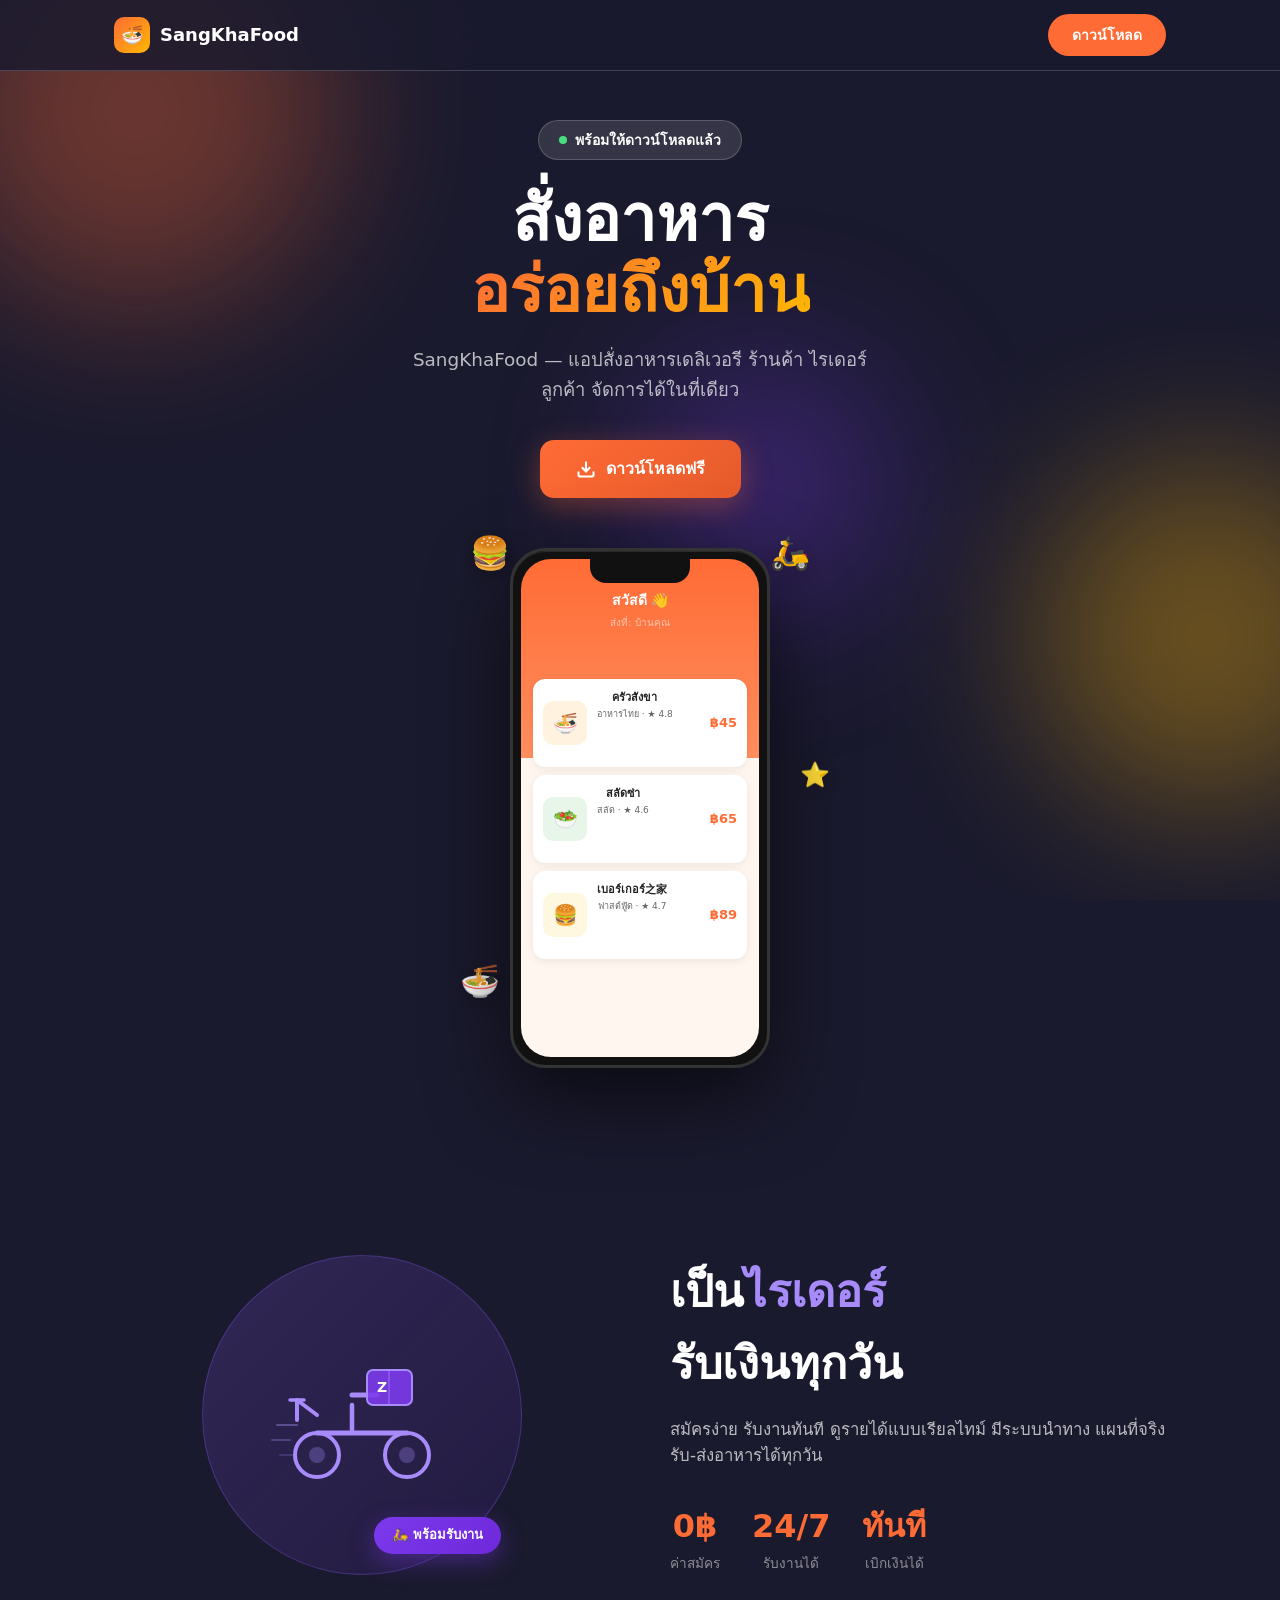
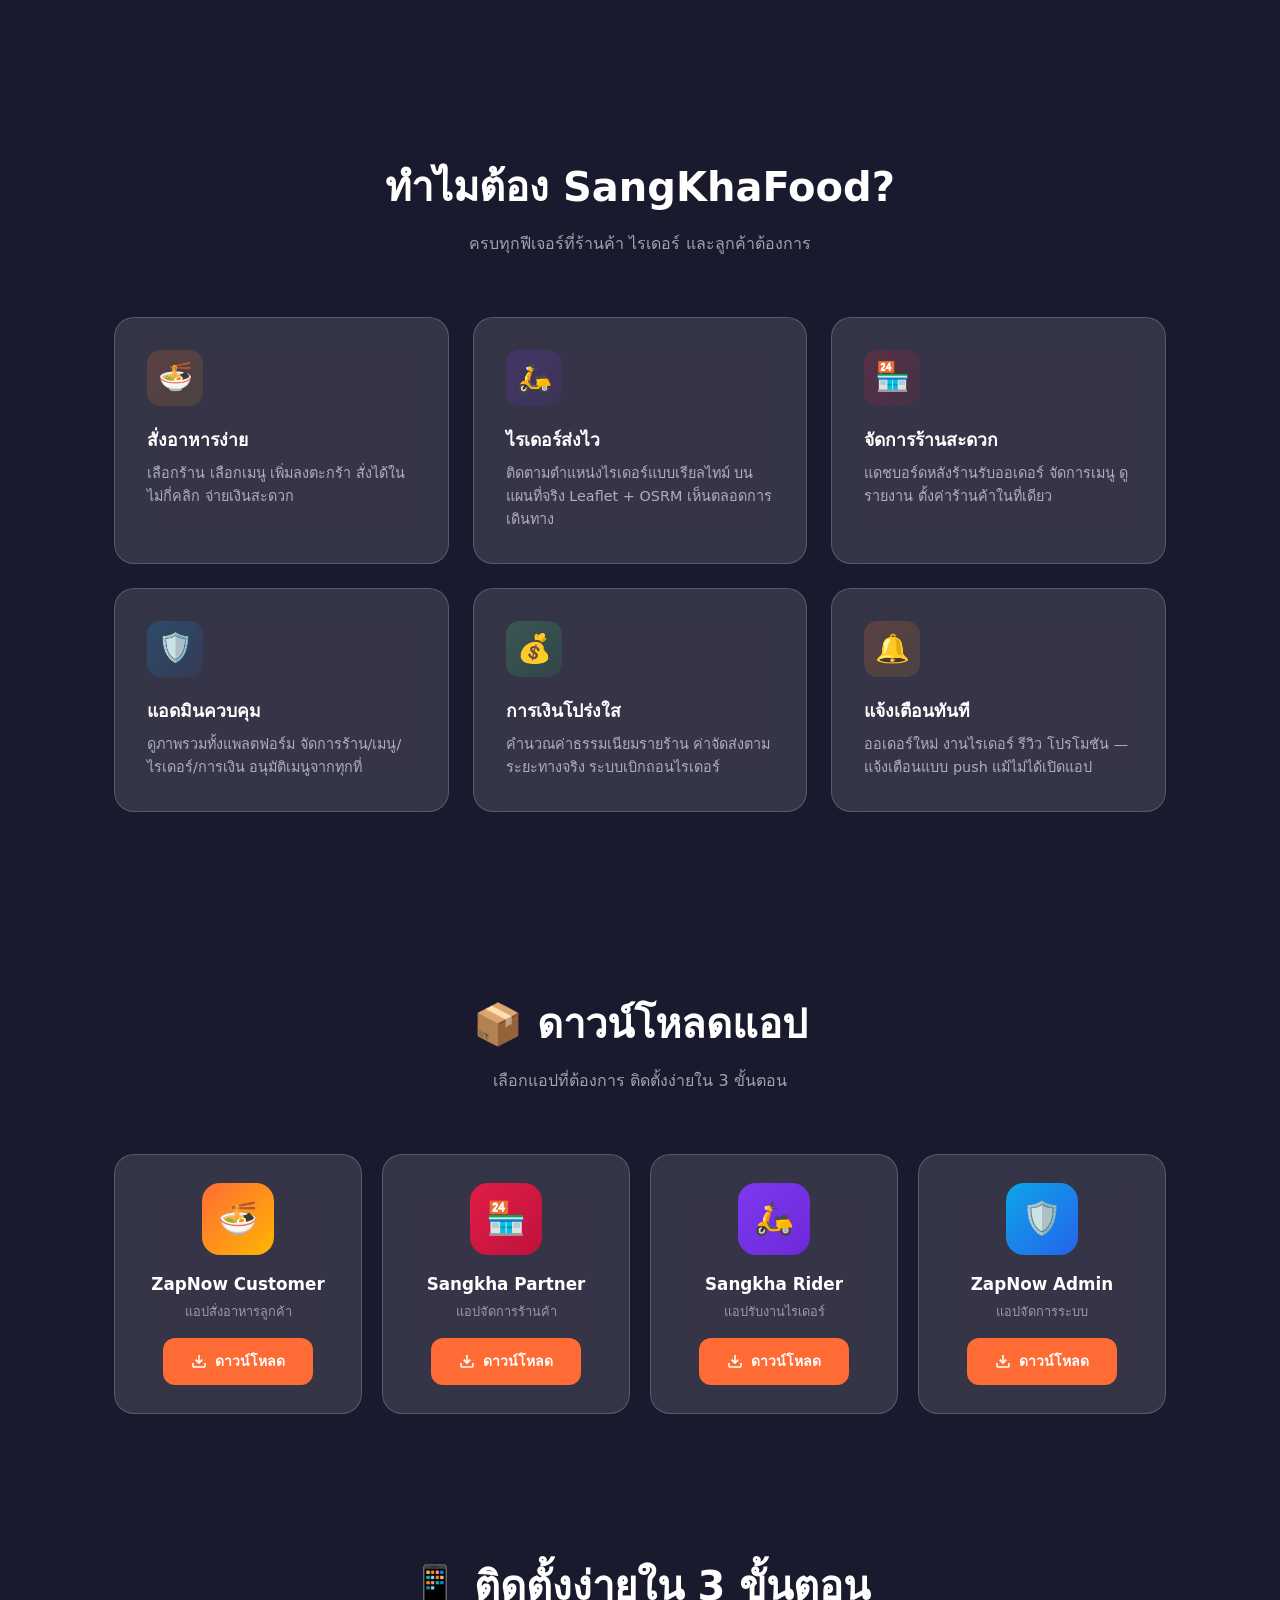
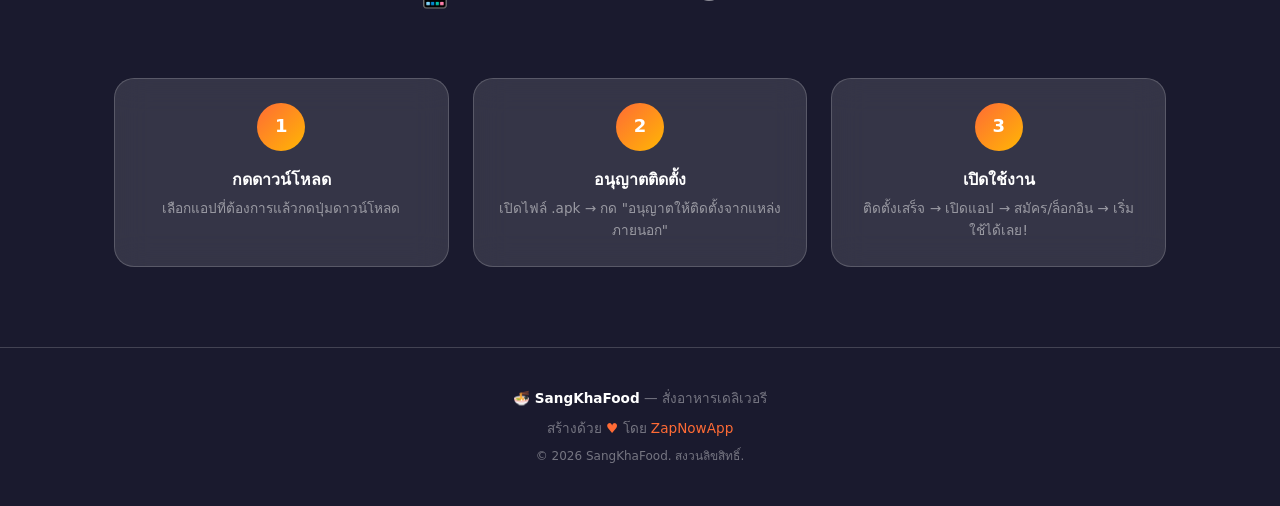
<file: download.html>
<!DOCTYPE html>
<html lang="th">
<head>
  <meta charset="UTF-8" />
  <meta name="viewport" content="width=device-width, initial-scale=1.0" />
  <title>SangKhaFood — ดาวน์โหลดแอป | สั่งอาหารเดลิเวอรี</title>
  <meta name="description" content="SangKhaFood — แอปสั่งอาหารเดลิเวอรี ร้านค้า ไรเดอร์ ลูกค้า ในที่เดียว ดาวน์โหลดฟรี!" />
  <meta name="theme-color" content="#FF6B35" />
  <meta property="og:title" content="SangKhaFood — ดาวน์โหลดแอป" />
  <meta property="og:description" content="สั่งอาหารเดลิเวอรี ร้านค้า ไรเดอร์ ลูกค้า ในที่เดียว" />
  <link rel="icon" href="favicon.ico" />
  <link rel="apple-touch-icon" href="icon-customer-180.png" />
  <style>
    /* ===== Reset & Variables ===== */
    *, *::before, *::after { box-sizing: border-box; margin: 0; padding: 0; }
    :root {
      --primary: #FF6B35;
      --primary-dark: #E55A2B;
      --secondary: #FFB703;
      --dark: #1A1A2E;
      --dark2: #16213E;
      --text: #222;
      --text-light: #666;
      --white: #fff;
      --glass: rgba(255,255,255,.12);
      --glass-border: rgba(255,255,255,.18);
      --shadow: 0 20px 60px rgba(0,0,0,.15);
      --radius: 20px;
      --radius-sm: 12px;
    }
    html { scroll-behavior: smooth; }
    body {
      font-family: -apple-system, BlinkMacSystemFont, 'Segoe UI', system-ui, sans-serif;
      background: var(--dark);
      color: var(--white);
      overflow-x: hidden;
      line-height: 1.6;
    }
    .container { max-width: 1100px; margin: 0 auto; padding: 0 24px; }

    /* ===== Animated Background ===== */
    .bg-orbs { position: fixed; inset: 0; z-index: 0; overflow: hidden; pointer-events: none; }
    .bg-orbs span {
      position: absolute; border-radius: 50%; filter: blur(80px); opacity: .35;
      animation: orbFloat 20s ease-in-out infinite alternate;
    }
    .bg-orbs span:nth-child(1) { width: 400px; height: 400px; background: var(--primary); top: -10%; left: -5%; }
    .bg-orbs span:nth-child(2) { width: 350px; height: 350px; background: var(--secondary); bottom: 10%; right: -8%; animation-delay: -7s; }
    .bg-orbs span:nth-child(3) { width: 250px; height: 250px; background: #7C3AED; top: 40%; left: 50%; animation-delay: -14s; }
    @keyframes orbFloat {
      0% { transform: translate(0,0) scale(1); }
      100% { transform: translate(60px,40px) scale(1.15); }
    }

    /* ===== Navbar ===== */
    nav {
      position: fixed; top: 0; left: 0; right: 0; z-index: 100;
      background: rgba(26,26,46,.85); backdrop-filter: blur(20px); border-bottom: 1px solid var(--glass-border);
      padding: 14px 0;
    }
    nav .container { display: flex; align-items: center; justify-content: space-between; }
    .nav-logo { display: flex; align-items: center; gap: 10px; font-weight: 800; font-size: 18px; color: var(--white); text-decoration: none; }
    .nav-logo .logo-icon {
      width: 36px; height: 36px; border-radius: 10px;
      background: linear-gradient(135deg, var(--primary), var(--secondary));
      display: flex; align-items: center; justify-content: center; font-size: 18px;
    }
    .nav-cta {
      background: var(--primary); color: #fff; border: none; padding: 10px 24px;
      border-radius: 999px; font-weight: 700; font-size: 14px; cursor: pointer;
      transition: transform .2s, box-shadow .2s; text-decoration: none;
    }
    .nav-cta:hover { transform: scale(1.05); box-shadow: 0 8px 24px rgba(255,107,53,.4); }

    /* ===== Hero ===== */
    .hero {
      position: relative; z-index: 1;
      min-height: 100vh; display: flex; align-items: center; justify-content: center;
      padding: 120px 24px 80px; text-align: center;
    }
    .hero-content { max-width: 680px; }
    .hero-badge {
      display: inline-flex; align-items: center; gap: 8px;
      background: var(--glass); border: 1px solid var(--glass-border);
      border-radius: 999px; padding: 8px 20px; font-size: 14px; font-weight: 600;
      margin-bottom: 24px; backdrop-filter: blur(10px);
    }
    .hero-badge .pulse { width: 8px; height: 8px; background: #4ADE80; border-radius: 50%; animation: pulse 2s infinite; }
    @keyframes pulse { 0%,100% { opacity: 1; transform: scale(1); } 50% { opacity: .5; transform: scale(1.5); } }
    .hero h1 {
      font-size: clamp(2.5rem, 6vw, 4rem); font-weight: 900; line-height: 1.1;
      margin-bottom: 20px;
    }
    .hero h1 .gradient { background: linear-gradient(135deg, var(--primary), var(--secondary)); -webkit-background-clip: text; -webkit-text-fill-color: transparent; background-clip: text; }
    .hero p { font-size: 1.15rem; color: rgba(255,255,255,.7); margin-bottom: 36px; max-width: 500px; margin-left: auto; margin-right: auto; }
    .hero-buttons { display: flex; gap: 16px; justify-content: center; flex-wrap: wrap; }
    .btn-primary {
      background: linear-gradient(135deg, var(--primary), var(--primary-dark));
      color: #fff; border: none; padding: 16px 36px; border-radius: 14px;
      font-size: 16px; font-weight: 700; cursor: pointer; text-decoration: none;
      display: inline-flex; align-items: center; gap: 10px;
      transition: transform .2s, box-shadow .2s;
      box-shadow: 0 8px 30px rgba(255,107,53,.35);
    }
    .btn-primary:hover { transform: translateY(-3px); box-shadow: 0 12px 40px rgba(255,107,53,.5); }
    .btn-secondary {
      background: var(--glass); border: 1px solid var(--glass-border);
      color: #fff; padding: 16px 36px; border-radius: 14px;
      font-size: 16px; font-weight: 700; cursor: pointer; text-decoration: none;
      display: inline-flex; align-items: center; gap: 10px;
      transition: transform .2s, background .2s; backdrop-filter: blur(10px);
    }
    .btn-secondary:hover { transform: translateY(-3px); background: rgba(255,255,255,.18); }

    /* ===== Phone Mockup ===== */
    .hero-visual { margin-top: 50px; position: relative; display: inline-block; }
    .phone-mockup {
      width: 260px; height: 520px; background: #111; border-radius: 36px;
      border: 3px solid #333; position: relative; overflow: hidden;
      box-shadow: 0 30px 80px rgba(0,0,0,.6), inset 0 1px 0 rgba(255,255,255,.1);
    }
    .phone-screen {
      position: absolute; inset: 8px; border-radius: 30px; overflow: hidden;
      background: linear-gradient(180deg, #FF6B35 0%, #FF8F5E 40%, #FFF7EF 40%, #FFF7EF 100%);
    }
    .phone-screen .ps-header { padding: 30px 16px 12px; color: #fff; }
    .phone-screen .ps-header h3 { font-size: 14px; font-weight: 700; }
    .phone-screen .ps-header p { font-size: 10px; opacity: .8; margin-top: 4px; }
    .phone-screen .ps-cards { padding: 0 12px; display: flex; flex-direction: column; gap: 8px; }
    .phone-screen .ps-card {
      background: #fff; border-radius: 12px; padding: 10px; display: flex; gap: 10px;
      align-items: center; box-shadow: 0 2px 8px rgba(0,0,0,.08);
    }
    .phone-screen .ps-card-img {
      width: 44px; height: 44px; border-radius: 10px; flex-shrink: 0;
      display: flex; align-items: center; justify-content: center; font-size: 20px;
    }
    .phone-screen .ps-card-text h4 { font-size: 11px; color: var(--text); font-weight: 700; }
    .phone-screen .ps-card-text p { font-size: 9px; color: var(--text-light); }
    .phone-screen .ps-card-price { margin-left: auto; font-size: 13px; font-weight: 800; color: var(--primary); }
    .phone-notch {
      position: absolute; top: 8px; left: 50%; transform: translateX(-50%);
      width: 100px; height: 24px; background: #111; border-radius: 0 0 16px 16px; z-index: 2;
    }

    /* Floating elements around phone */
    .float-element {
      position: absolute; font-size: 32px;
      animation: float 6s ease-in-out infinite;
      filter: drop-shadow(0 4px 12px rgba(0,0,0,.3));
    }
    .float-element:nth-child(2) { top: -20px; right: -40px; animation-delay: -1s; }
    .float-element:nth-child(3) { bottom: 60px; left: -50px; animation-delay: -3s; }
    .float-element:nth-child(4) { top: 40%; right: -60px; animation-delay: -5s; font-size: 24px; }
    @keyframes float {
      0%,100% { transform: translateY(0) rotate(0deg); }
      33% { transform: translateY(-15px) rotate(5deg); }
      66% { transform: translateY(10px) rotate(-3deg); }
    }

    /* ===== Rider Section ===== */
    .rider-section {
      position: relative; z-index: 1; padding: 100px 0;
    }
    .rider-grid {
      display: grid; grid-template-columns: 1fr 1fr; gap: 60px; align-items: center;
    }
    .rider-visual {
      position: relative; display: flex; justify-content: center;
    }
    .rider-circle {
      width: 320px; height: 320px; border-radius: 50%;
      background: linear-gradient(135deg, rgba(139,92,246,.2), rgba(109,40,217,.1));
      border: 1px solid rgba(139,92,246,.3);
      display: flex; align-items: center; justify-content: center;
      position: relative;
    }
    .rider-svg { width: 200px; height: 200px; }
    .rider-badge {
      position: absolute; bottom: 20px; right: 20px;
      background: linear-gradient(135deg, #7C3AED, #6D28D9);
      color: #fff; padding: 8px 18px; border-radius: 999px;
      font-size: 13px; font-weight: 700;
      box-shadow: 0 8px 24px rgba(124,58,237,.4);
      animation: pulse 2s infinite;
    }
    .rider-info h2 {
      font-size: clamp(2rem, 4vw, 2.8rem); font-weight: 900; margin-bottom: 16px;
    }
    .rider-info h2 .purple { color: #A78BFA; }
    .rider-info p { color: rgba(255,255,255,.7); margin-bottom: 24px; font-size: 1.05rem; }
    .rider-stats { display: flex; gap: 32px; margin-top: 32px; }
    .rider-stat { text-align: center; }
    .rider-stat .num { font-size: 2rem; font-weight: 900; color: var(--primary); }
    .rider-stat .label { font-size: .85rem; color: rgba(255,255,255,.5); }

    /* ===== Features ===== */
    .features { position: relative; z-index: 1; padding: 80px 0; }
    .section-title {
      text-align: center; margin-bottom: 60px;
    }
    .section-title h2 { font-size: clamp(1.8rem, 4vw, 2.5rem); font-weight: 900; margin-bottom: 12px; }
    .section-title p { color: rgba(255,255,255,.6); max-width: 500px; margin: 0 auto; }
    .feature-grid { display: grid; grid-template-columns: repeat(auto-fit, minmax(280px, 1fr)); gap: 24px; }
    .feature-card {
      background: var(--glass); border: 1px solid var(--glass-border);
      border-radius: var(--radius); padding: 32px; backdrop-filter: blur(16px);
      transition: transform .3s, box-shadow .3s;
    }
    .feature-card:hover { transform: translateY(-6px); box-shadow: var(--shadow); }
    .feature-icon {
      width: 56px; height: 56px; border-radius: 14px;
      display: flex; align-items: center; justify-content: center;
      font-size: 28px; margin-bottom: 20px;
    }
    .feature-card h3 { font-size: 1.1rem; font-weight: 700; margin-bottom: 8px; }
    .feature-card p { color: rgba(255,255,255,.6); font-size: .9rem; line-height: 1.6; }

    /* ===== Download Section ===== */
    .download { position: relative; z-index: 1; padding: 100px 0 60px; }
    .download-grid { display: grid; grid-template-columns: repeat(auto-fit, minmax(240px, 1fr)); gap: 20px; }
    .dl-card {
      background: var(--glass); border: 1px solid var(--glass-border);
      border-radius: var(--radius); padding: 28px; text-align: center;
      backdrop-filter: blur(16px); transition: transform .3s, box-shadow .3s;
      text-decoration: none; color: var(--white); display: block;
    }
    .dl-card:hover { transform: translateY(-6px); box-shadow: var(--shadow); }
    .dl-icon {
      width: 72px; height: 72px; border-radius: 18px; margin: 0 auto 16px;
      display: flex; align-items: center; justify-content: center; font-size: 32px;
    }
    .dl-card h3 { font-size: 1.05rem; font-weight: 700; margin-bottom: 4px; }
    .dl-card .dl-sub { color: rgba(255,255,255,.5); font-size: .8rem; margin-bottom: 16px; }
    .dl-btn {
      display: inline-flex; align-items: center; gap: 8px;
      background: var(--primary); color: #fff; border: none;
      padding: 12px 28px; border-radius: 12px; font-weight: 700; font-size: 14px;
      cursor: pointer; transition: transform .2s, box-shadow .2s;
      text-decoration: none;
    }
    .dl-btn:hover { transform: scale(1.05); box-shadow: 0 8px 24px rgba(255,107,53,.4); }
    .dl-card.rider-dl .dl-icon { background: linear-gradient(135deg, #7C3AED, #6D28D9); }
    .dl-card.partner-dl .dl-icon { background: linear-gradient(135deg, #E11D48, #BE123C); }
    .dl-card.admin-dl .dl-icon { background: linear-gradient(135deg, #0EA5E9, #2563EB); }
    .dl-card.customer-dl .dl-icon { background: linear-gradient(135deg, var(--primary), var(--secondary)); }

    /* ===== Steps ===== */
    .steps { position: relative; z-index: 1; padding: 80px 0; }
    .steps-grid { display: grid; grid-template-columns: repeat(auto-fit, minmax(200px, 1fr)); gap: 24px; }
    .step-card {
      text-align: center; padding: 24px;
      background: var(--glass); border: 1px solid var(--glass-border);
      border-radius: var(--radius); backdrop-filter: blur(16px);
    }
    .step-num {
      width: 48px; height: 48px; border-radius: 50%;
      background: linear-gradient(135deg, var(--primary), var(--secondary));
      display: flex; align-items: center; justify-content: center;
      font-size: 18px; font-weight: 900; margin: 0 auto 16px;
    }
    .step-card h3 { font-size: 1rem; font-weight: 700; margin-bottom: 6px; }
    .step-card p { color: rgba(255,255,255,.5); font-size: .85rem; }

    /* ===== Footer ===== */
    footer {
      position: relative; z-index: 1;
      border-top: 1px solid var(--glass-border); padding: 40px 0; text-align: center;
      color: rgba(255,255,255,.4); font-size: .85rem;
    }
    footer .heart { color: var(--primary); }
    footer a { color: var(--primary); text-decoration: none; }

    /* ===== Responsive ===== */
    @media (max-width: 768px) {
      .rider-grid { grid-template-columns: 1fr; text-align: center; }
      .rider-visual { order: -1; }
      .rider-stats { justify-content: center; }
      .hero { padding: 100px 16px 60px; min-height: auto; }
      .phone-mockup { width: 220px; height: 440px; }
      .feature-grid { grid-template-columns: 1fr; }
      .download-grid { grid-template-columns: 1fr 1fr; }
    }
    @media (max-width: 480px) {
      .download-grid { grid-template-columns: 1fr; }
      .hero-buttons { flex-direction: column; align-items: center; }
    }
  </style>
</head>
<body>

<!-- Animated background orbs -->
<div class="bg-orbs" aria-hidden="true"><span></span><span></span><span></span></div>

<!-- Navbar -->
<nav>
  <div class="container">
    <a href="#" class="nav-logo">
      <span class="logo-icon">🍜</span>
      SangKhaFood
    </a>
    <a href="#download" class="nav-cta">ดาวน์โหลด</a>
  </div>
</nav>

<!-- Hero -->
<section class="hero">
  <div class="hero-content">
    <div class="hero-badge"><span class="pulse"></span> พร้อมให้ดาวน์โหลดแล้ว</div>
    <h1>สั่งอาหาร<br/><span class="gradient">อร่อยถึงบ้าน</span></h1>
    <p>SangKhaFood — แอปสั่งอาหารเดลิเวอรี ร้านค้า ไรเดอร์ ลูกค้า จัดการได้ในที่เดียว</p>
    <div class="hero-buttons">
      <a href="#download" class="btn-primary">
        <svg width="20" height="20" viewBox="0 0 24 24" fill="none" stroke="currentColor" stroke-width="2.5"><path d="M21 15v4a2 2 0 01-2 2H5a2 2 0 01-2-2v-4"/><polyline points="7 10 12 15 17 10"/><line x1="12" y1="15" x2="12" y2="3"/></svg>
        ดาวน์โหลดฟรี
      </a>
    </div>

    <!-- Phone mockup -->
    <div class="hero-visual">
      <div class="float-element" style="top:-20px;left:-40px">🍔</div>
      <div class="float-element">🛵</div>
      <div class="float-element">🍜</div>
      <div class="float-element">⭐</div>
      <div class="phone-mockup">
        <div class="phone-notch"></div>
        <div class="phone-screen">
          <div class="ps-header">
            <h3>สวัสดี 👋</h3>
            <p>ส่งที่: บ้านคุณ</p>
          </div>
          <div class="ps-cards">
            <div class="ps-card">
              <div class="ps-card-img" style="background:#FFF3E0">🍜</div>
              <div class="ps-card-text">
                <h4>ครัวสังขา</h4>
                <p>อาหารไทย · ★ 4.8</p>
              </div>
              <div class="ps-card-price">฿45</div>
            </div>
            <div class="ps-card">
              <div class="ps-card-img" style="background:#E8F5E9">🥗</div>
              <div class="ps-card-text">
                <h4>สลัดซ่า</h4>
                <p>สลัด · ★ 4.6</p>
              </div>
              <div class="ps-card-price">฿65</div>
            </div>
            <div class="ps-card">
              <div class="ps-card-img" style="background:#FFF8E1">🍔</div>
              <div class="ps-card-text">
                <h4>เบอร์เกอร์之家</h4>
                <p>ฟาสต์ฟู้ด · ★ 4.7</p>
              </div>
              <div class="ps-card-price">฿89</div>
            </div>
          </div>
        </div>
      </div>
    </div>
  </div>
</section>

<!-- Rider Section -->
<section class="rider-section">
  <div class="container">
    <div class="rider-grid">
      <div class="rider-visual">
        <div class="rider-circle">
          <svg class="rider-svg" viewBox="0 0 200 200" fill="none" xmlns="http://www.w3.org/2000/svg">
            <!-- Rider scooter illustration -->
            <circle cx="55" cy="140" r="22" stroke="#A78BFA" stroke-width="4" fill="none"/>
            <circle cx="55" cy="140" r="8" fill="#A78BFA" opacity=".3"/>
            <circle cx="145" cy="140" r="22" stroke="#A78BFA" stroke-width="4" fill="none"/>
            <circle cx="145" cy="140" r="8" fill="#A78BFA" opacity=".3"/>
            <line x1="55" y1="118" x2="145" y2="118" stroke="#A78BFA" stroke-width="5" stroke-linecap="round"/>
            <line x1="55" y1="100" x2="35" y2="85" stroke="#A78BFA" stroke-width="4" stroke-linecap="round"/>
            <line x1="35" y1="85" x2="35" y2="105" stroke="#A78BFA" stroke-width="4" stroke-linecap="round"/>
            <line x1="28" y1="85" x2="42" y2="85" stroke="#A78BFA" stroke-width="3.5" stroke-linecap="round"/>
            <line x1="90" y1="118" x2="90" y2="90" stroke="#A78BFA" stroke-width="4.5" stroke-linecap="round"/>
            <line x1="90" y1="80" x2="115" y2="80" stroke="#A78BFA" stroke-width="5" stroke-linecap="round"/>
            <!-- Delivery box -->
            <rect x="105" y="55" width="45" height="35" rx="6" fill="#7C3AED" opacity=".9"/>
            <rect x="105" y="55" width="45" height="35" rx="6" stroke="#A78BFA" stroke-width="2" fill="none"/>
            <line x1="127" y1="55" x2="127" y2="90" stroke="#A78BFA" stroke-width="1.5" opacity=".5"/>
            <text x="115" y="77" font-size="14" fill="#fff" font-weight="bold">Z</text>
            <!-- Speed lines -->
            <line x1="15" y1="110" x2="35" y2="110" stroke="#A78BFA" stroke-width="2" opacity=".4" stroke-linecap="round"/>
            <line x1="10" y1="125" x2="28" y2="125" stroke="#A78BFA" stroke-width="2" opacity=".3" stroke-linecap="round"/>
            <line x1="18" y1="140" x2="30" y2="140" stroke="#A78BFA" stroke-width="2" opacity=".2" stroke-linecap="round"/>
          </svg>
          <div class="rider-badge">🛵 พร้อมรับงาน</div>
        </div>
      </div>
      <div class="rider-info">
        <h2>เป็น<span class="purple">ไรเดอร์</span><br/>รับเงินทุกวัน</h2>
        <p>สมัครง่าย รับงานทันที ดูรายได้แบบเรียลไทม์ มีระบบนำทาง แผนที่จริง รับ-ส่งอาหารได้ทุกวัน</p>
        <div class="rider-stats">
          <div class="rider-stat"><div class="num">0฿</div><div class="label">ค่าสมัคร</div></div>
          <div class="rider-stat"><div class="num">24/7</div><div class="label">รับงานได้</div></div>
          <div class="rider-stat"><div class="num">ทันที</div><div class="label">เบิกเงินได้</div></div>
        </div>
      </div>
    </div>
  </div>
</section>

<!-- Features -->
<section class="features">
  <div class="container">
    <div class="section-title">
      <h2>ทำไมต้อง <span class="gradient">SangKhaFood</span>?</h2>
      <p>ครบทุกฟีเจอร์ที่ร้านค้า ไรเดอร์ และลูกค้าต้องการ</p>
    </div>
    <div class="feature-grid">
      <div class="feature-card">
        <div class="feature-icon" style="background:linear-gradient(135deg,rgba(255,107,53,.2),rgba(255,183,3,.1))">🍜</div>
        <h3>สั่งอาหารง่าย</h3>
        <p>เลือกร้าน เลือกเมนู เพิ่มลงตะกร้า สั่งได้ในไม่กี่คลิก จ่ายเงินสะดวก</p>
      </div>
      <div class="feature-card">
        <div class="feature-icon" style="background:linear-gradient(135deg,rgba(124,58,237,.2),rgba(109,40,217,.1))">🛵</div>
        <h3>ไรเดอร์ส่งไว</h3>
        <p>ติดตามตำแหน่งไรเดอร์แบบเรียลไทม์ บนแผนที่จริง Leaflet + OSRM เห็นตลอดการเดินทาง</p>
      </div>
      <div class="feature-card">
        <div class="feature-icon" style="background:linear-gradient(135deg,rgba(225,29,72,.2),rgba(190,18,60,.1))">🏪</div>
        <h3>จัดการร้านสะดวก</h3>
        <p>แดชบอร์ดหลังร้านรับออเดอร์ จัดการเมนู ดูรายงาน ตั้งค่าร้านค้าในที่เดียว</p>
      </div>
      <div class="feature-card">
        <div class="feature-icon" style="background:linear-gradient(135deg,rgba(14,165,233,.2),rgba(37,99,235,.1))">🛡️</div>
        <h3>แอดมินควบคุม</h3>
        <p>ดูภาพรวมทั้งแพลตฟอร์ม จัดการร้าน/เมนู/ไรเดอร์/การเงิน อนุมัติเมนูจากทุกที่</p>
      </div>
      <div class="feature-card">
        <div class="feature-icon" style="background:linear-gradient(135deg,rgba(74,222,128,.2),rgba(34,197,94,.1))">💰</div>
        <h3>การเงินโปร่งใส</h3>
        <p>คำนวณค่าธรรมเนียมรายร้าน ค่าจัดส่งตามระยะทางจริง ระบบเบิกถอนไรเดอร์</p>
      </div>
      <div class="feature-card">
        <div class="feature-icon" style="background:linear-gradient(135deg,rgba(255,107,53,.2),rgba(255,183,3,.1))">🔔</div>
        <h3>แจ้งเตือนทันที</h3>
        <p>ออเดอร์ใหม่ งานไรเดอร์ รีวิว โปรโมชัน — แจ้งเตือนแบบ push แม้ไม่ได้เปิดแอป</p>
      </div>
    </div>
  </div>
</section>

<!-- Download -->
<section class="download" id="download">
  <div class="container">
    <div class="section-title">
      <h2>📦 ดาวน์โหลดแอป</h2>
      <p>เลือกแอปที่ต้องการ ติดตั้งง่ายใน 3 ขั้นตอน</p>
    </div>
    <div class="download-grid">
      <a href="apk/release/ZapNow-Customer.apk" class="dl-card customer-dl" download>
        <div class="dl-icon">🍜</div>
        <h3>ZapNow Customer</h3>
        <div class="dl-sub">แอปสั่งอาหารลูกค้า</div>
        <span class="dl-btn">
          <svg width="16" height="16" viewBox="0 0 24 24" fill="none" stroke="currentColor" stroke-width="2.5"><path d="M21 15v4a2 2 0 01-2 2H5a2 2 0 01-2-2v-4"/><polyline points="7 10 12 15 17 10"/><line x1="12" y1="15" x2="12" y2="3"/></svg>
          ดาวน์โหลด
        </span>
      </a>
      <a href="apk/release/Sangkha-Partner.apk" class="dl-card partner-dl" download>
        <div class="dl-icon">🏪</div>
        <h3>Sangkha Partner</h3>
        <div class="dl-sub">แอปจัดการร้านค้า</div>
        <span class="dl-btn">
          <svg width="16" height="16" viewBox="0 0 24 24" fill="none" stroke="currentColor" stroke-width="2.5"><path d="M21 15v4a2 2 0 01-2 2H5a2 2 0 01-2-2v-4"/><polyline points="7 10 12 15 17 10"/><line x1="12" y1="15" x2="12" y2="3"/></svg>
          ดาวน์โหลด
        </span>
      </a>
      <a href="apk/release/Sangkha-Rider.apk" class="dl-card rider-dl" download>
        <div class="dl-icon">🛵</div>
        <h3>Sangkha Rider</h3>
        <div class="dl-sub">แอปรับงานไรเดอร์</div>
        <span class="dl-btn">
          <svg width="16" height="16" viewBox="0 0 24 24" fill="none" stroke="currentColor" stroke-width="2.5"><path d="M21 15v4a2 2 0 01-2 2H5a2 2 0 01-2-2v-4"/><polyline points="7 10 12 15 17 10"/><line x1="12" y1="15" x2="12" y2="3"/></svg>
          ดาวน์โหลด
        </span>
      </a>
      <a href="apk/release/ZapNow-Admin.apk" class="dl-card admin-dl" download>
        <div class="dl-icon">🛡️</div>
        <h3>ZapNow Admin</h3>
        <div class="dl-sub">แอปจัดการระบบ</div>
        <span class="dl-btn">
          <svg width="16" height="16" viewBox="0 0 24 24" fill="none" stroke="currentColor" stroke-width="2.5"><path d="M21 15v4a2 2 0 01-2 2H5a2 2 0 01-2-2v-4"/><polyline points="7 10 12 15 17 10"/><line x1="12" y1="15" x2="12" y2="3"/></svg>
          ดาวน์โหลด
        </span>
      </a>
    </div>
  </div>
</section>

<!-- Install Steps -->
<section class="steps">
  <div class="container">
    <div class="section-title">
      <h2>📱 ติดตั้งง่ายใน 3 ขั้นตอน</h2>
    </div>
    <div class="steps-grid">
      <div class="step-card">
        <div class="step-num">1</div>
        <h3>กดดาวน์โหลด</h3>
        <p>เลือกแอปที่ต้องการแล้วกดปุ่มดาวน์โหลด</p>
      </div>
      <div class="step-card">
        <div class="step-num">2</div>
        <h3>อนุญาตติดตั้ง</h3>
        <p>เปิดไฟล์ .apk → กด "อนุญาตให้ติดตั้งจากแหล่งภายนอก"</p>
      </div>
      <div class="step-card">
        <div class="step-num">3</div>
        <h3>เปิดใช้งาน</h3>
        <p>ติดตั้งเสร็จ → เปิดแอป → สมัคร/ล็อกอิน → เริ่มใช้ได้เลย!</p>
      </div>
    </div>
  </div>
</section>

<!-- Footer -->
<footer>
  <div class="container">
    <p style="margin-bottom:8px"><strong style="color:#fff">🍜 SangKhaFood</strong> — สั่งอาหารเดลิเวอรี</p>
    <p>สร้างด้วย <span class="heart">♥</span> โดย <a href="https://zapnowapp.github.io/ZapNow/">ZapNowApp</a></p>
    <p style="margin-top:8px;font-size:.75rem">© 2026 SangKhaFood. สงวนลิขสิทธิ์.</p>
  </div>
</footer>

</body>
</html>
</file>
